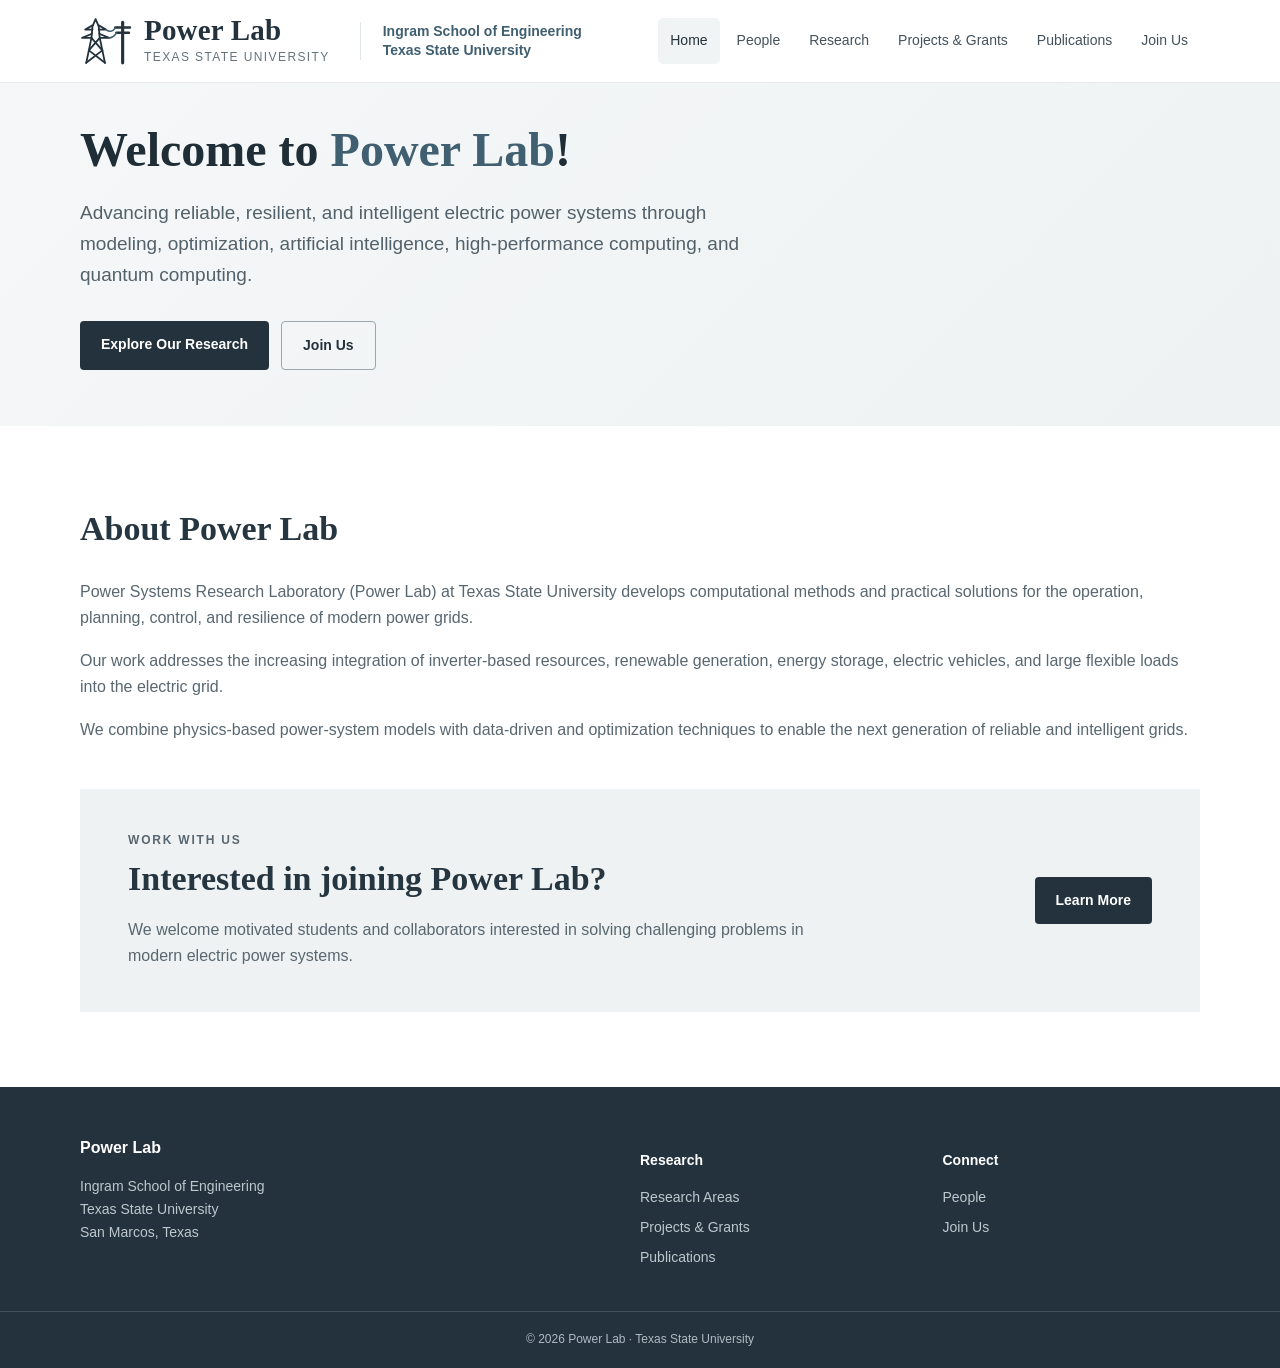
<file: index.html>
<!DOCTYPE html>
<html lang="en">
<head>
  <meta charset="UTF-8">
  <meta name="viewport" content="width=device-width, initial-scale=1.0">
  <title>Power Lab | Texas State University</title>
  <meta name="description" content="Power Lab at Texas State University — research in modern power systems, inverter-based resources, AI, optimization, HPC, and quantum computing.">
  <link rel="stylesheet" href="css/style.css">
</head>
<body>
<header class="site-header">
  <div class="container header-inner">
    <a class="brand" href="index.html">
      <span class="brand-name">Power Lab</span>
      <span class="brand-university">Texas State University</span>
    </a>
    <div class="brand-affil">
      <a href="https://www.engineering.txst.edu/programs/graduate/ee-phd.html" target="_blank" rel="noopener">Ingram School of Engineering</a>
      <a class="affil-univ" href="https://www.txst.edu/" target="_blank" rel="noopener">Texas State University</a>
    </div>
    <button class="menu-toggle" aria-label="Open navigation">&#9776;</button>
    <nav class="nav"><a class="active" href="index.html">Home</a><a href="people.html">People</a><a href="research.html">Research</a><a href="projects.html">Projects &amp; Grants</a><a href="publications.html">Publications</a><a href="join.html">Join Us</a></nav>
  </div>
</header>

<main>
<section class="hero">
  <div class="container hero-grid">
    <div class="hero-content">
      <h1>Welcome to <span>Power Lab</span>!</h1>
      <p class="lead">Advancing reliable, resilient, and intelligent electric power systems through modeling, optimization, artificial intelligence, high-performance computing, and quantum computing.</p>
      <div class="hero-buttons">
        <a class="button" href="research.html">Explore Our Research</a>
        <a class="button button-outline" href="join.html">Join Us</a>
      </div>
    </div>
  </div>
</section>

<section class="section">
  <div class="container">
    <h2>About Power Lab</h2>
    <p>Power Systems Research Laboratory (Power Lab) at Texas State University develops computational methods and practical solutions for the operation, planning, control, and resilience of modern power grids.</p>
    <p>Our work addresses the increasing integration of inverter-based resources, renewable generation, energy storage, electric vehicles, and large flexible loads into the electric grid.</p>
    <p>We combine physics-based power-system models with data-driven and optimization techniques to enable the next generation of reliable and intelligent grids.</p>
  </div>
</section>

<section class="section cta-section">
  <div class="container cta">
    <div>
      <p class="eyebrow">Work With Us</p>
      <h2>Interested in joining Power Lab?</h2>
      <p>We welcome motivated students and collaborators interested in solving challenging problems in modern electric power systems.</p>
    </div>
    <a class="button" href="join.html">Learn More</a>
  </div>
</section>
</main>

<footer>
  <div class="container footer-grid">
    <div>
      <strong>Power Lab</strong>
      <p>Ingram School of Engineering<br>Texas State University<br>San Marcos, Texas</p>
    </div>
    <div>
      <p><strong>Research</strong></p>
      <a href="research.html">Research Areas</a>
      <a href="projects.html">Projects &amp; Grants</a>
      <a href="publications.html">Publications</a>
    </div>
    <div>
      <p><strong>Connect</strong></p>
      <a href="people.html">People</a>
      <a href="join.html">Join Us</a>
    </div>
  </div>
  <div class="copyright">&copy; 2026 Power Lab &middot; Texas State University</div>
</footer>
<script src="js/script.js"></script>
</body>
</html>
</file>
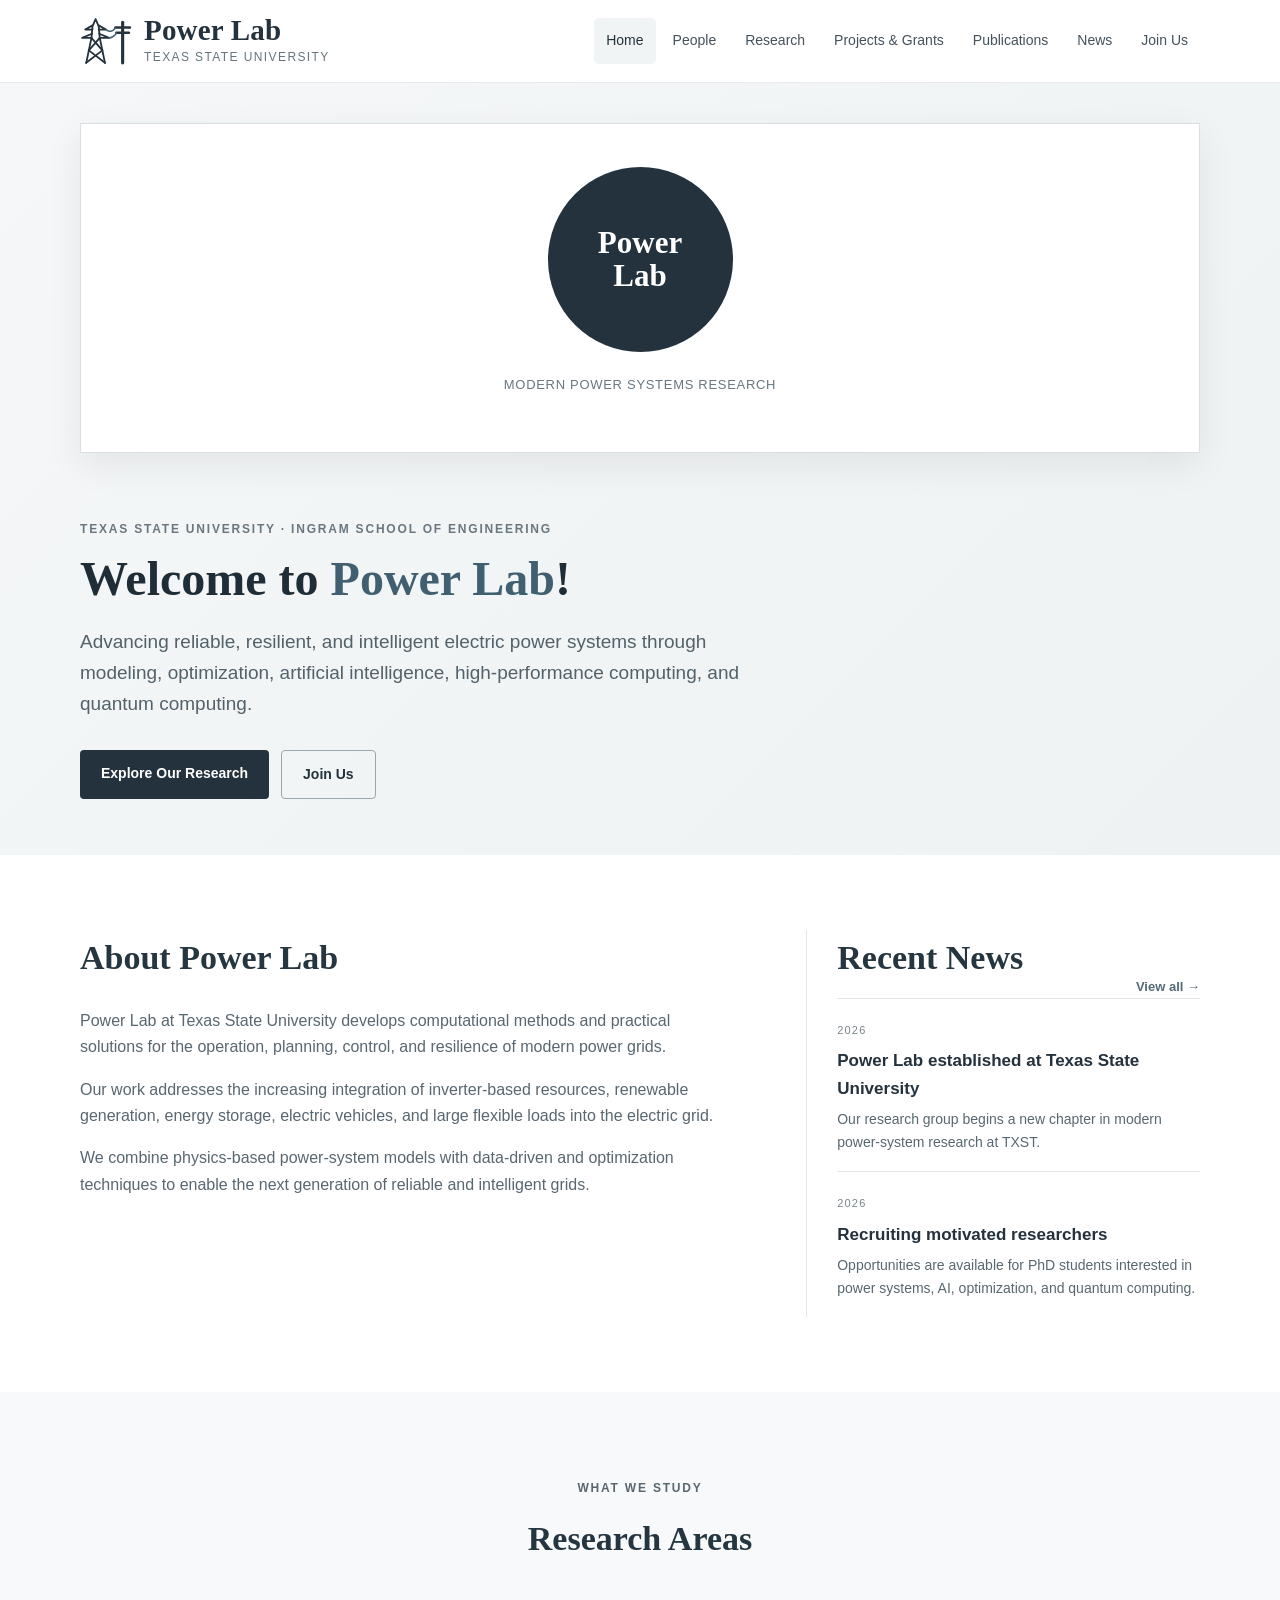
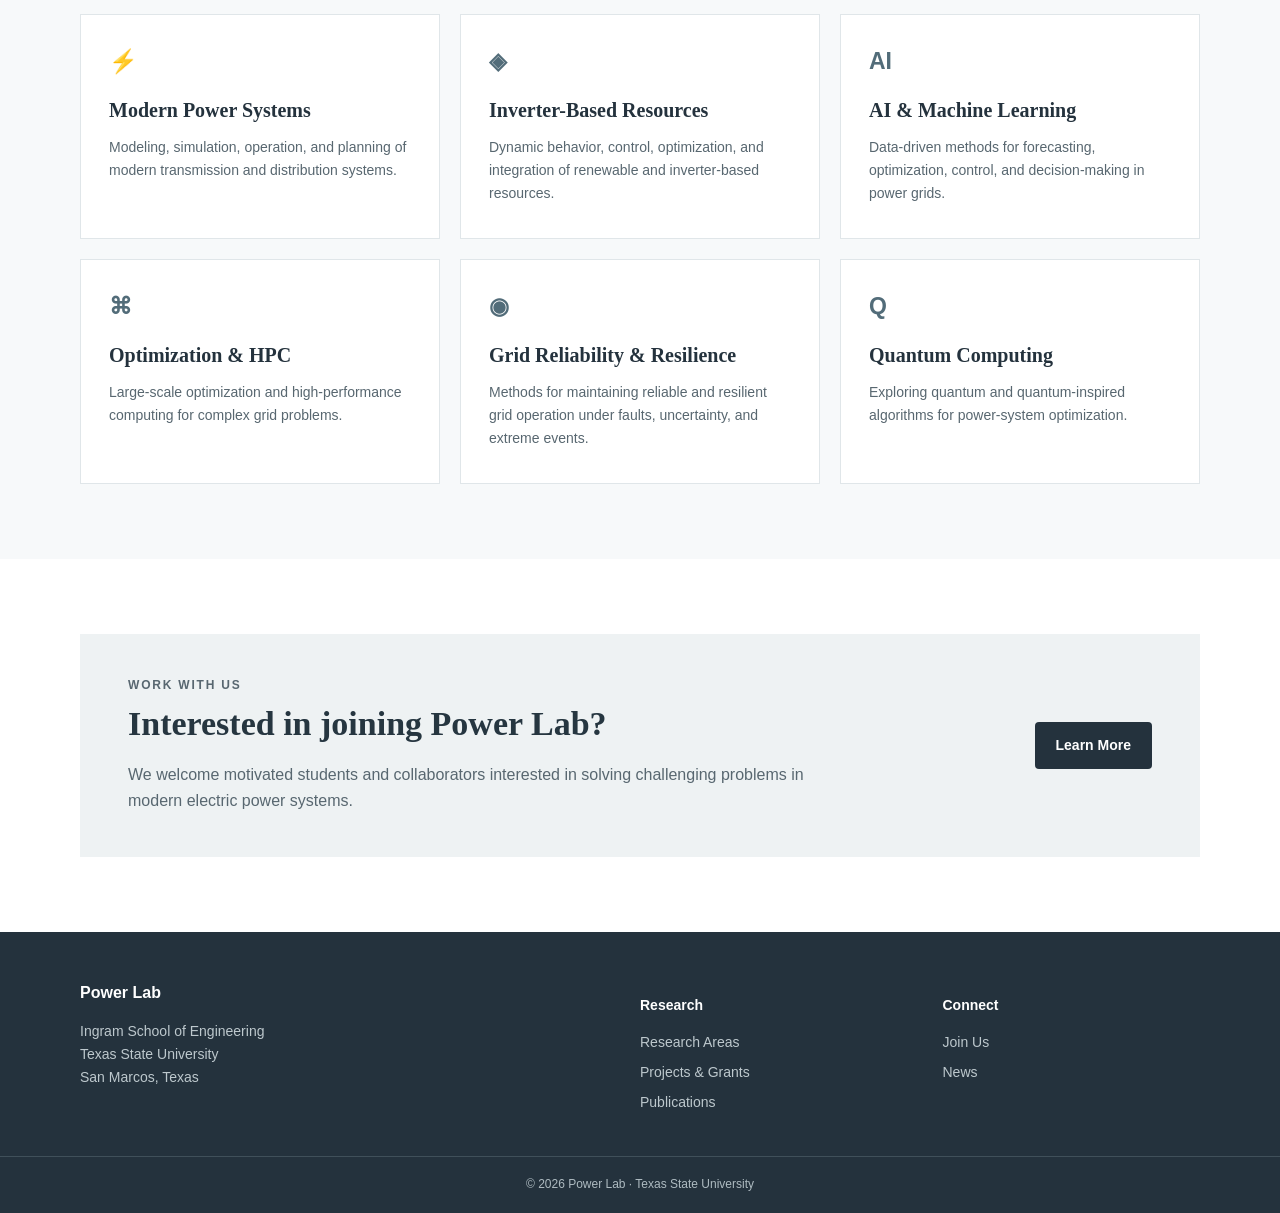
<file: index_old.html>
<!DOCTYPE html>
<html lang="en">
<head>
  <meta charset="UTF-8">
  <meta name="viewport" content="width=device-width, initial-scale=1.0">
  <title>Power Lab | Texas State University</title>
  <meta name="description" content="Power Lab at Texas State University — research in modern power systems, inverter-based resources, AI, optimization, HPC, and quantum computing.">
  <link rel="stylesheet" href="css/style.css">
</head>
<body>
<header class="site-header">
  <div class="container header-inner">
    <a class="brand" href="index.html">
      <span class="brand-name">Power Lab</span>
      <span class="brand-university">Texas State University</span>
    </a>
    <button class="menu-toggle" aria-label="Open navigation">☰</button>
    <nav class="nav">
      <a class="active" href="index.html">Home</a>
      <a href="people.html">People</a>
      <a href="research.html">Research</a>
      <a href="projects.html">Projects &amp; Grants</a>
      <a href="publications.html">Publications</a>
      <a href="news.html">News</a>
      <a href="join.html">Join Us</a>
    </nav>
  </div>
</header>

<main>
<section class="hero">
  <div class="container hero-grid">
    <div class="hero-card lab-mark">
      <div class="logo-placeholder">Power<br>Lab</div>
      <p>Modern Power Systems Research</p>
    </div>
    <div class="hero-content">
      <p class="eyebrow">Texas State University · Ingram School of Engineering</p>
      <h1>Welcome to <span>Power Lab</span>!</h1>
      <p class="lead">Advancing reliable, resilient, and intelligent electric power systems through modeling, optimization, artificial intelligence, high-performance computing, and quantum computing.</p>
      <div class="hero-buttons">
        <a class="button" href="research.html">Explore Our Research</a>
        <a class="button button-outline" href="join.html">Join Us</a>
      </div>
    </div>
  </div>
</section>

<section class="section">
  <div class="container two-column">
    <div>
      <h2>About Power Lab</h2>
      <p>Power Lab at Texas State University develops computational methods and practical solutions for the operation, planning, control, and resilience of modern power grids.</p>
      <p>Our work addresses the increasing integration of inverter-based resources, renewable generation, energy storage, electric vehicles, and large flexible loads into the electric grid.</p>
      <p>We combine physics-based power-system models with data-driven and optimization techniques to enable the next generation of reliable and intelligent grids.</p>
    </div>
    <aside class="news-panel">
      <div class="section-heading">
        <h2>Recent News</h2>
        <a href="news.html">View all →</a>
      </div>
      <article class="news-item">
        <span class="date">2026</span>
        <h3>Power Lab established at Texas State University</h3>
        <p>Our research group begins a new chapter in modern power-system research at TXST.</p>
      </article>
      <article class="news-item">
        <span class="date">2026</span>
        <h3>Recruiting motivated researchers</h3>
        <p>Opportunities are available for PhD students interested in power systems, AI, optimization, and quantum computing.</p>
      </article>
    </aside>
  </div>
</section>

<section class="section alt">
  <div class="container">
    <div class="section-heading centered">
      <div>
        <p class="eyebrow">What We Study</p>
        <h2>Research Areas</h2>
      </div>
    </div>
    <div class="research-grid">
      <a class="research-card" href="research.html">
        <div class="icon">⚡</div>
        <h3>Modern Power Systems</h3>
        <p>Modeling, simulation, operation, and planning of modern transmission and distribution systems.</p>
      </a>
      <a class="research-card" href="research.html">
        <div class="icon">◈</div>
        <h3>Inverter-Based Resources</h3>
        <p>Dynamic behavior, control, optimization, and integration of renewable and inverter-based resources.</p>
      </a>
      <a class="research-card" href="research.html">
        <div class="icon">AI</div>
        <h3>AI &amp; Machine Learning</h3>
        <p>Data-driven methods for forecasting, optimization, control, and decision-making in power grids.</p>
      </a>
      <a class="research-card" href="research.html">
        <div class="icon">⌘</div>
        <h3>Optimization &amp; HPC</h3>
        <p>Large-scale optimization and high-performance computing for complex grid problems.</p>
      </a>
      <a class="research-card" href="research.html">
        <div class="icon">◉</div>
        <h3>Grid Reliability &amp; Resilience</h3>
        <p>Methods for maintaining reliable and resilient grid operation under faults, uncertainty, and extreme events.</p>
      </a>
      <a class="research-card" href="research.html">
        <div class="icon">Q</div>
        <h3>Quantum Computing</h3>
        <p>Exploring quantum and quantum-inspired algorithms for power-system optimization.</p>
      </a>
    </div>
  </div>
</section>

<section class="section">
  <div class="container cta">
    <div>
      <p class="eyebrow">Work With Us</p>
      <h2>Interested in joining Power Lab?</h2>
      <p>We welcome motivated students and collaborators interested in solving challenging problems in modern electric power systems.</p>
    </div>
    <a class="button" href="join.html">Learn More</a>
  </div>
</section>
</main>

<footer>
  <div class="container footer-grid">
    <div>
      <strong>Power Lab</strong>
      <p>Ingram School of Engineering<br>Texas State University<br>San Marcos, Texas</p>
    </div>
    <div>
      <p><strong>Research</strong></p>
      <a href="research.html">Research Areas</a>
      <a href="projects.html">Projects &amp; Grants</a>
      <a href="publications.html">Publications</a>
    </div>
    <div>
      <p><strong>Connect</strong></p>
      <a href="join.html">Join Us</a>
      <a href="news.html">News</a>
    </div>
  </div>
  <div class="copyright">© 2026 Power Lab · Texas State University</div>
</footer>
<script src="js/script.js"></script>
</body>
</html>
</file>
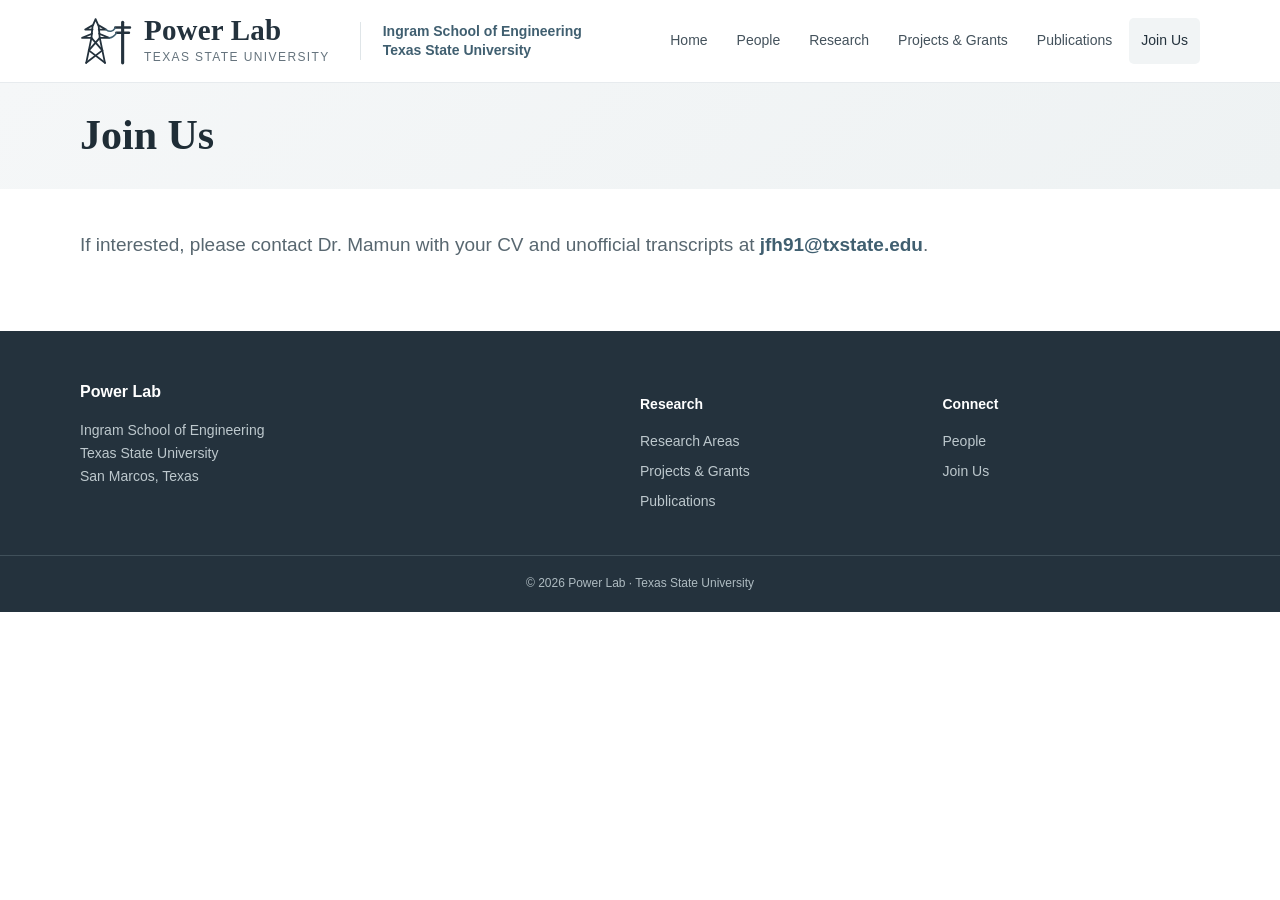
<file: join.html>
<!DOCTYPE html>
<html lang="en">
<head>
  <meta charset="UTF-8">
  <meta name="viewport" content="width=device-width, initial-scale=1.0">
  <title>Join Us | Power Lab</title>
  <link rel="stylesheet" href="css/style.css">
</head>
<body>
<header class="site-header">
  <div class="container header-inner">
    <a class="brand" href="index.html">
      <span class="brand-name">Power Lab</span>
      <span class="brand-university">Texas State University</span>
    </a>
    <div class="brand-affil">
      <a href="https://www.engineering.txst.edu/programs/graduate/ee-phd.html" target="_blank" rel="noopener">Ingram School of Engineering</a>
      <a class="affil-univ" href="https://www.txst.edu/" target="_blank" rel="noopener">Texas State University</a>
    </div>
    <button class="menu-toggle" aria-label="Open navigation">&#9776;</button>
    <nav class="nav"><a href="index.html">Home</a><a href="people.html">People</a><a href="research.html">Research</a><a href="projects.html">Projects &amp; Grants</a><a href="publications.html">Publications</a><a class="active" href="join.html">Join Us</a></nav>
  </div>
</header>

<main>
<section class="page-hero">
  <div class="container">
    <h1>Join Us</h1>
  </div>
</section>

<section class="section tight">
  <div class="container">
    <p class="join-text">If interested, please contact Dr. Mamun with your CV and unofficial transcripts at <a class="text-link" href="mailto:jfh91@txstate.edu">jfh91@txstate.edu</a>.</p>
  </div>
</section>
</main>

<footer>
  <div class="container footer-grid">
    <div>
      <strong>Power Lab</strong>
      <p>Ingram School of Engineering<br>Texas State University<br>San Marcos, Texas</p>
    </div>
    <div>
      <p><strong>Research</strong></p>
      <a href="research.html">Research Areas</a>
      <a href="projects.html">Projects &amp; Grants</a>
      <a href="publications.html">Publications</a>
    </div>
    <div>
      <p><strong>Connect</strong></p>
      <a href="people.html">People</a>
      <a href="join.html">Join Us</a>
    </div>
  </div>
  <div class="copyright">&copy; 2026 Power Lab &middot; Texas State University</div>
</footer>
<script src="js/script.js"></script>
</body>
</html>
</file>
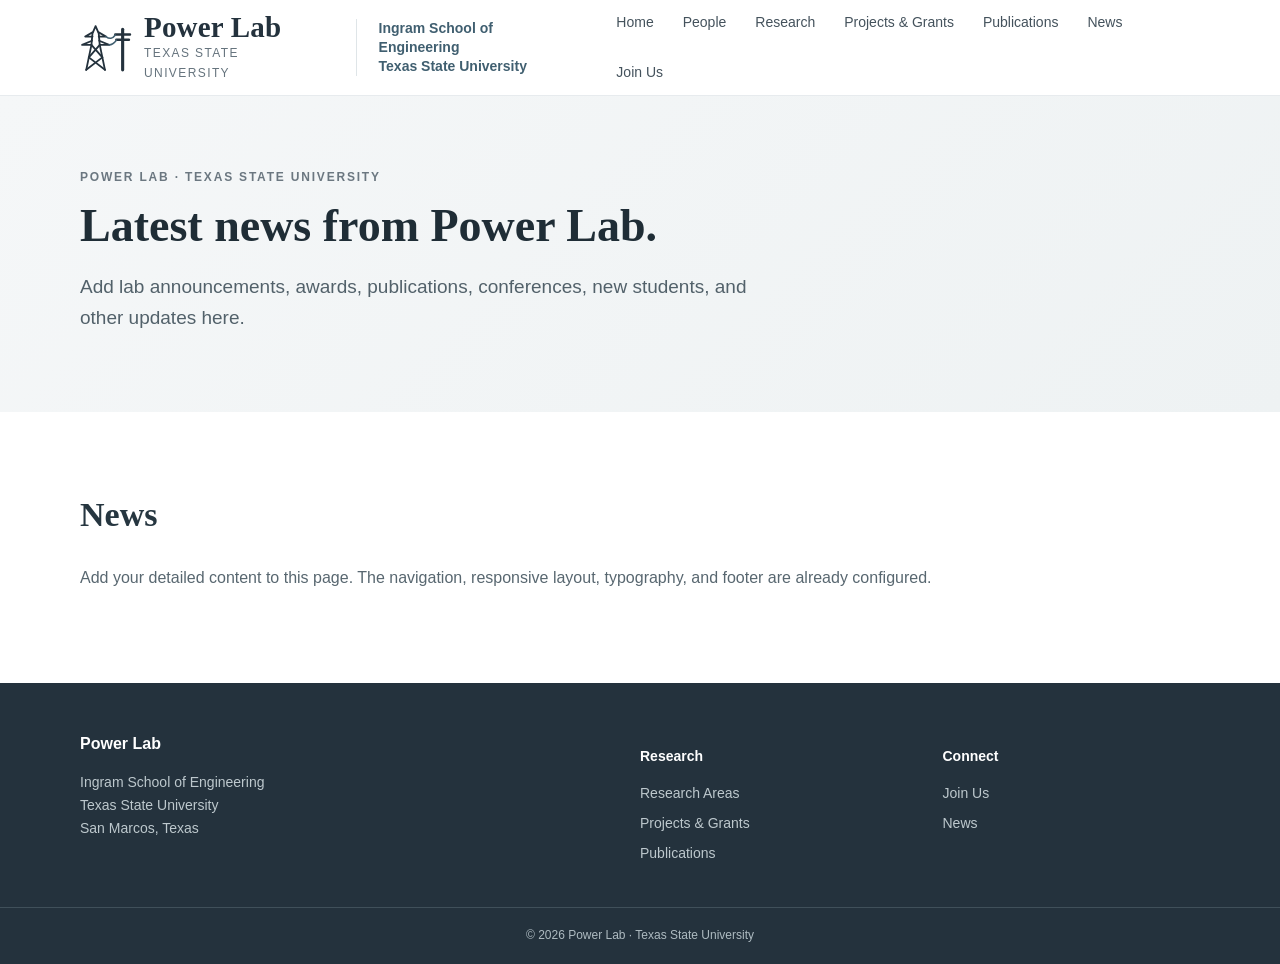
<file: news.html>
<!DOCTYPE html>
<html lang="en"><head><meta charset="UTF-8"><meta name="viewport" content="width=device-width,initial-scale=1.0">
<title>News | Power Lab</title><link rel="stylesheet" href="css/style.css"></head>
<body><header class="site-header"><div class="container header-inner"><a class="brand" href="index.html"><span class="brand-name">Power Lab</span><span class="brand-university">Texas State University</span></a><div class="brand-affil"><a href="https://www.engineering.txst.edu/programs/graduate/ee-phd.html" target="_blank" rel="noopener">Ingram School of Engineering</a><a class="affil-univ" href="https://www.txst.edu/" target="_blank" rel="noopener">Texas State University</a></div><button class="menu-toggle" aria-label="Open navigation">☰</button><nav class="nav">
<a href="index.html">Home</a><a href="people.html">People</a><a href="research.html">Research</a><a href="projects.html">Projects &amp; Grants</a><a href="publications.html">Publications</a><a href="news.html">News</a><a href="join.html">Join Us</a></nav></div></header>
<main><section class="hero" style="padding:60px 0"><div class="container"><p class="eyebrow">Power Lab · Texas State University</p><h1 style="font-family:Georgia,serif;font-size:46px;margin:10px 0 15px">Latest news from Power Lab.</h1><p class="lead">Add lab announcements, awards, publications, conferences, new students, and other updates here.</p></div></section>
<section class="section"><div class="container"><h2>News</h2><p>Add your detailed content to this page. The navigation, responsive layout, typography, and footer are already configured.</p></div></section></main>
<footer><div class="container footer-grid"><div><strong>Power Lab</strong><p>Ingram School of Engineering<br>Texas State University<br>San Marcos, Texas</p></div><div><p><strong>Research</strong></p><a href="research.html">Research Areas</a><a href="projects.html">Projects &amp; Grants</a><a href="publications.html">Publications</a></div><div><p><strong>Connect</strong></p><a href="join.html">Join Us</a><a href="news.html">News</a></div></div><div class="copyright">© 2026 Power Lab · Texas State University</div></footer>
<script src="js/script.js"></script></body></html>
</file>
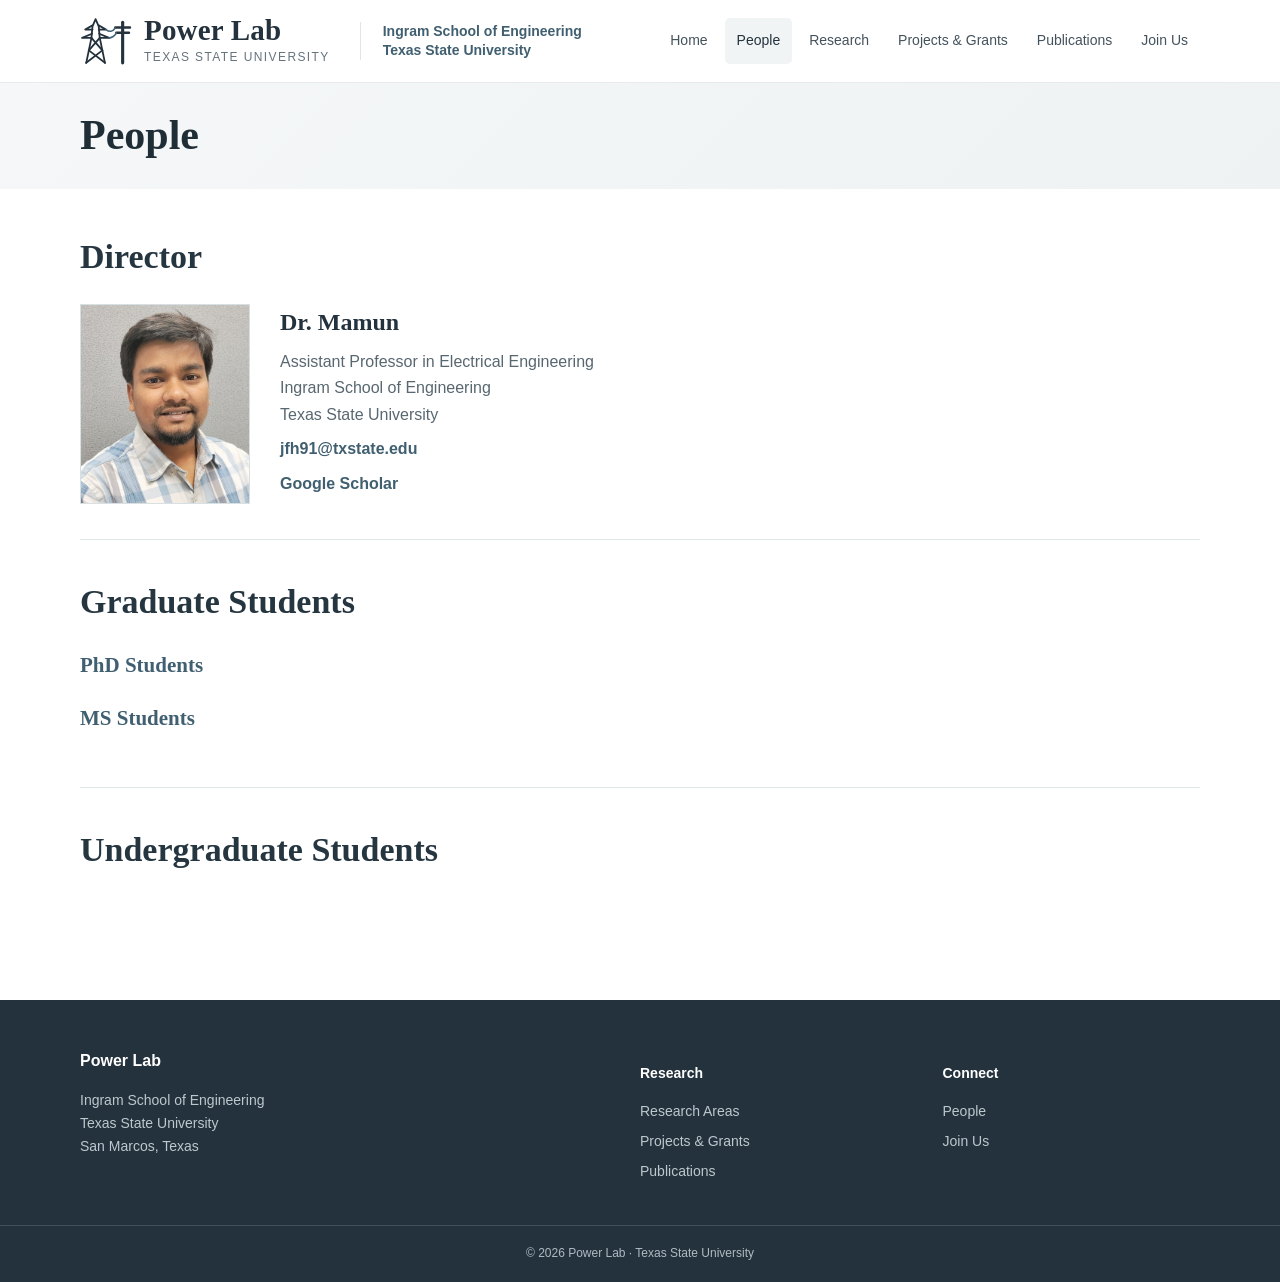
<file: people.html>
<!DOCTYPE html>
<html lang="en">
<head>
  <meta charset="UTF-8">
  <meta name="viewport" content="width=device-width, initial-scale=1.0">
  <title>People | Power Lab</title>
  <link rel="stylesheet" href="css/style.css">
</head>
<body>
<header class="site-header">
  <div class="container header-inner">
    <a class="brand" href="index.html">
      <span class="brand-name">Power Lab</span>
      <span class="brand-university">Texas State University</span>
    </a>
    <div class="brand-affil">
      <a href="https://www.engineering.txst.edu/programs/graduate/ee-phd.html" target="_blank" rel="noopener">Ingram School of Engineering</a>
      <a class="affil-univ" href="https://www.txst.edu/" target="_blank" rel="noopener">Texas State University</a>
    </div>
    <button class="menu-toggle" aria-label="Open navigation">&#9776;</button>
    <nav class="nav"><a href="index.html">Home</a><a class="active" href="people.html">People</a><a href="research.html">Research</a><a href="projects.html">Projects &amp; Grants</a><a href="publications.html">Publications</a><a href="join.html">Join Us</a></nav>
  </div>
</header>

<main>
<section class="page-hero">
  <div class="container">
    <h1>People</h1>
  </div>
</section>

<section class="section tight">
  <div class="container people">

    <div class="people-group">
      <h2>Director</h2>
      <div class="director">
        <img class="director-photo" src="images/director.jpg" alt="Dr. Mamun"
             onerror="this.replaceWith(Object.assign(document.createElement('div'),{className:'director-photo photo-fallback',textContent:'Photo'}))">
        <div class="director-info">
          <h3>Dr. Mamun</h3>
          <p class="appointment">Assistant Professor in Electrical Engineering<br>Ingram School of Engineering<br>Texas State University</p>
          <p><a class="text-link" href="mailto:jfh91@txstate.edu">jfh91@txstate.edu</a></p>
          <p><a class="text-link" href="https://scholar.google.com/citations?user=EjsyPpsAAAAJ&amp;hl=en" target="_blank" rel="noopener">Google Scholar</a></p>
        </div>
      </div>
    </div>

    <div class="people-group">
      <h2>Graduate Students</h2>
      <div class="people-sub">
        <h3>PhD Students</h3>
      </div>
      <div class="people-sub">
        <h3>MS Students</h3>
      </div>
    </div>

    <div class="people-group">
      <h2>Undergraduate Students</h2>
    </div>

  </div>
</section>
</main>

<footer>
  <div class="container footer-grid">
    <div>
      <strong>Power Lab</strong>
      <p>Ingram School of Engineering<br>Texas State University<br>San Marcos, Texas</p>
    </div>
    <div>
      <p><strong>Research</strong></p>
      <a href="research.html">Research Areas</a>
      <a href="projects.html">Projects &amp; Grants</a>
      <a href="publications.html">Publications</a>
    </div>
    <div>
      <p><strong>Connect</strong></p>
      <a href="people.html">People</a>
      <a href="join.html">Join Us</a>
    </div>
  </div>
  <div class="copyright">&copy; 2026 Power Lab &middot; Texas State University</div>
</footer>
<script src="js/script.js"></script>
</body>
</html>
</file>
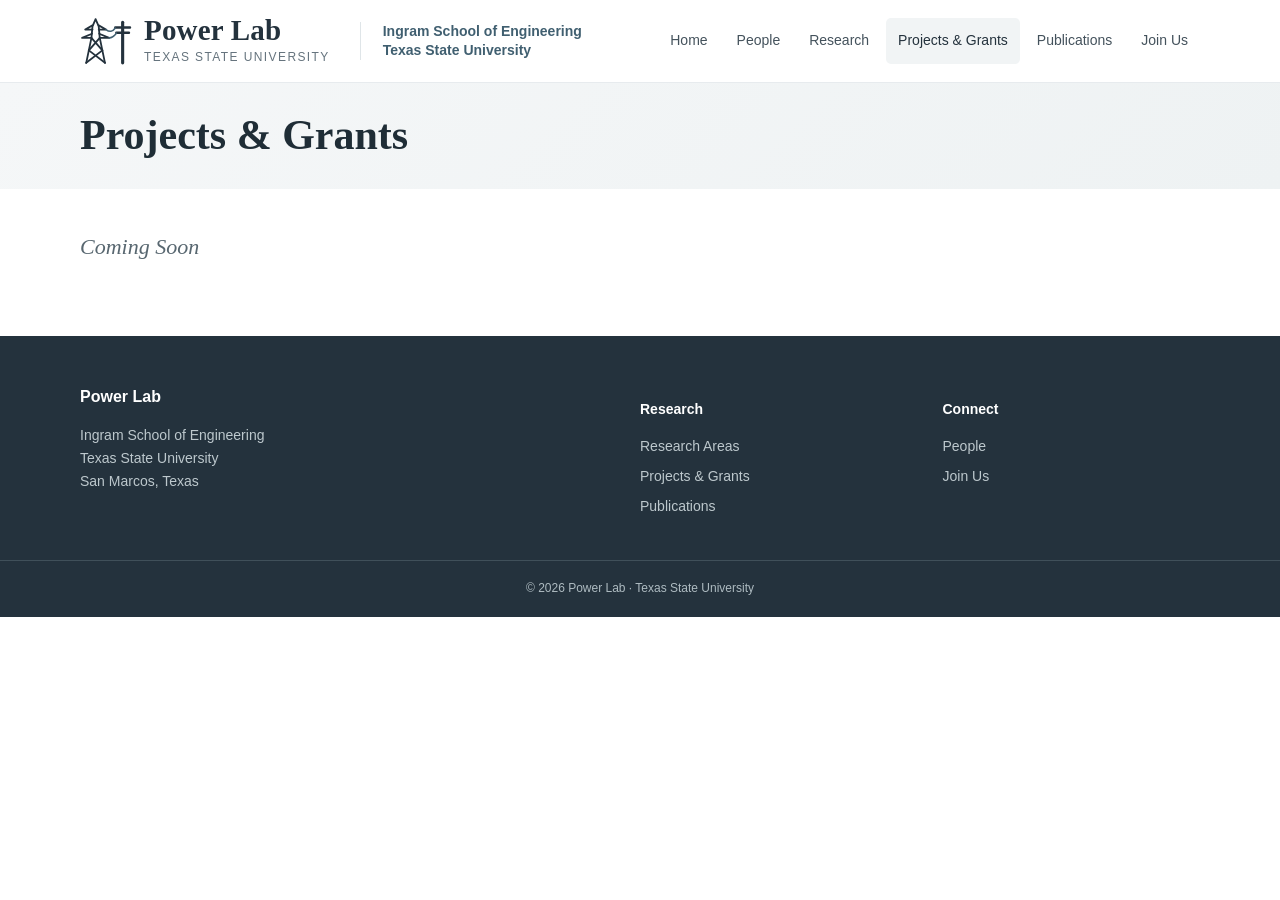
<file: projects.html>
<!DOCTYPE html>
<html lang="en">
<head>
  <meta charset="UTF-8">
  <meta name="viewport" content="width=device-width, initial-scale=1.0">
  <title>Projects &amp; Grants | Power Lab</title>
  <link rel="stylesheet" href="css/style.css">
</head>
<body>
<header class="site-header">
  <div class="container header-inner">
    <a class="brand" href="index.html">
      <span class="brand-name">Power Lab</span>
      <span class="brand-university">Texas State University</span>
    </a>
    <div class="brand-affil">
      <a href="https://www.engineering.txst.edu/programs/graduate/ee-phd.html" target="_blank" rel="noopener">Ingram School of Engineering</a>
      <a class="affil-univ" href="https://www.txst.edu/" target="_blank" rel="noopener">Texas State University</a>
    </div>
    <button class="menu-toggle" aria-label="Open navigation">&#9776;</button>
    <nav class="nav"><a href="index.html">Home</a><a href="people.html">People</a><a href="research.html">Research</a><a class="active" href="projects.html">Projects &amp; Grants</a><a href="publications.html">Publications</a><a href="join.html">Join Us</a></nav>
  </div>
</header>

<main>
<section class="page-hero">
  <div class="container">
    <h1>Projects &amp; Grants</h1>
  </div>
</section>

<section class="section tight">
  <div class="container">
    <p class="coming-soon"><em>Coming Soon</em></p>
  </div>
</section>
</main>

<footer>
  <div class="container footer-grid">
    <div>
      <strong>Power Lab</strong>
      <p>Ingram School of Engineering<br>Texas State University<br>San Marcos, Texas</p>
    </div>
    <div>
      <p><strong>Research</strong></p>
      <a href="research.html">Research Areas</a>
      <a href="projects.html">Projects &amp; Grants</a>
      <a href="publications.html">Publications</a>
    </div>
    <div>
      <p><strong>Connect</strong></p>
      <a href="people.html">People</a>
      <a href="join.html">Join Us</a>
    </div>
  </div>
  <div class="copyright">&copy; 2026 Power Lab &middot; Texas State University</div>
</footer>
<script src="js/script.js"></script>
</body>
</html>
</file>
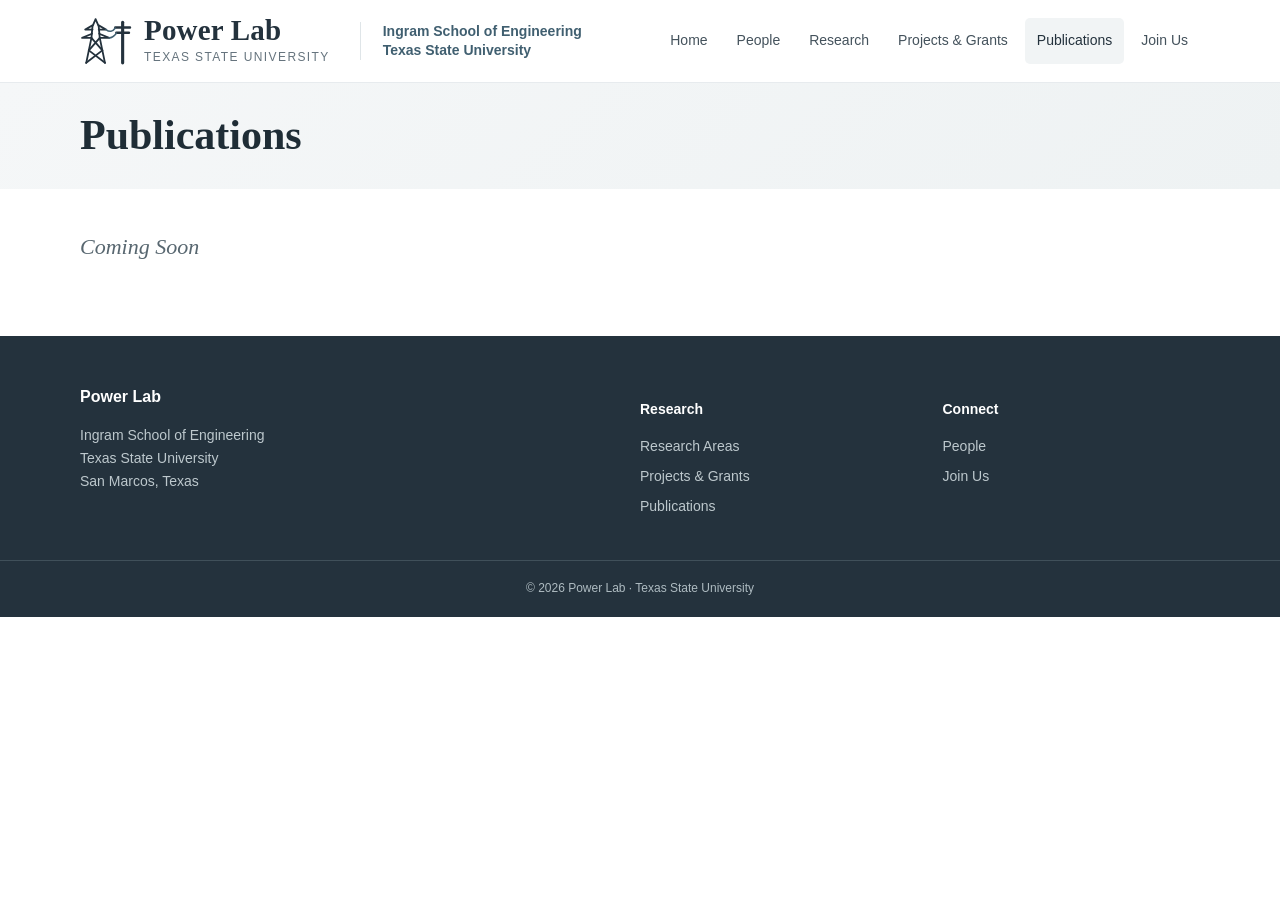
<file: publications.html>
<!DOCTYPE html>
<html lang="en">
<head>
  <meta charset="UTF-8">
  <meta name="viewport" content="width=device-width, initial-scale=1.0">
  <title>Publications | Power Lab</title>
  <link rel="stylesheet" href="css/style.css">
</head>
<body>
<header class="site-header">
  <div class="container header-inner">
    <a class="brand" href="index.html">
      <span class="brand-name">Power Lab</span>
      <span class="brand-university">Texas State University</span>
    </a>
    <div class="brand-affil">
      <a href="https://www.engineering.txst.edu/programs/graduate/ee-phd.html" target="_blank" rel="noopener">Ingram School of Engineering</a>
      <a class="affil-univ" href="https://www.txst.edu/" target="_blank" rel="noopener">Texas State University</a>
    </div>
    <button class="menu-toggle" aria-label="Open navigation">&#9776;</button>
    <nav class="nav"><a href="index.html">Home</a><a href="people.html">People</a><a href="research.html">Research</a><a href="projects.html">Projects &amp; Grants</a><a class="active" href="publications.html">Publications</a><a href="join.html">Join Us</a></nav>
  </div>
</header>

<main>
<section class="page-hero">
  <div class="container">
    <h1>Publications</h1>
  </div>
</section>

<section class="section tight">
  <div class="container">
    <p class="coming-soon"><em>Coming Soon</em></p>
  </div>
</section>
</main>

<footer>
  <div class="container footer-grid">
    <div>
      <strong>Power Lab</strong>
      <p>Ingram School of Engineering<br>Texas State University<br>San Marcos, Texas</p>
    </div>
    <div>
      <p><strong>Research</strong></p>
      <a href="research.html">Research Areas</a>
      <a href="projects.html">Projects &amp; Grants</a>
      <a href="publications.html">Publications</a>
    </div>
    <div>
      <p><strong>Connect</strong></p>
      <a href="people.html">People</a>
      <a href="join.html">Join Us</a>
    </div>
  </div>
  <div class="copyright">&copy; 2026 Power Lab &middot; Texas State University</div>
</footer>
<script src="js/script.js"></script>
</body>
</html>
</file>
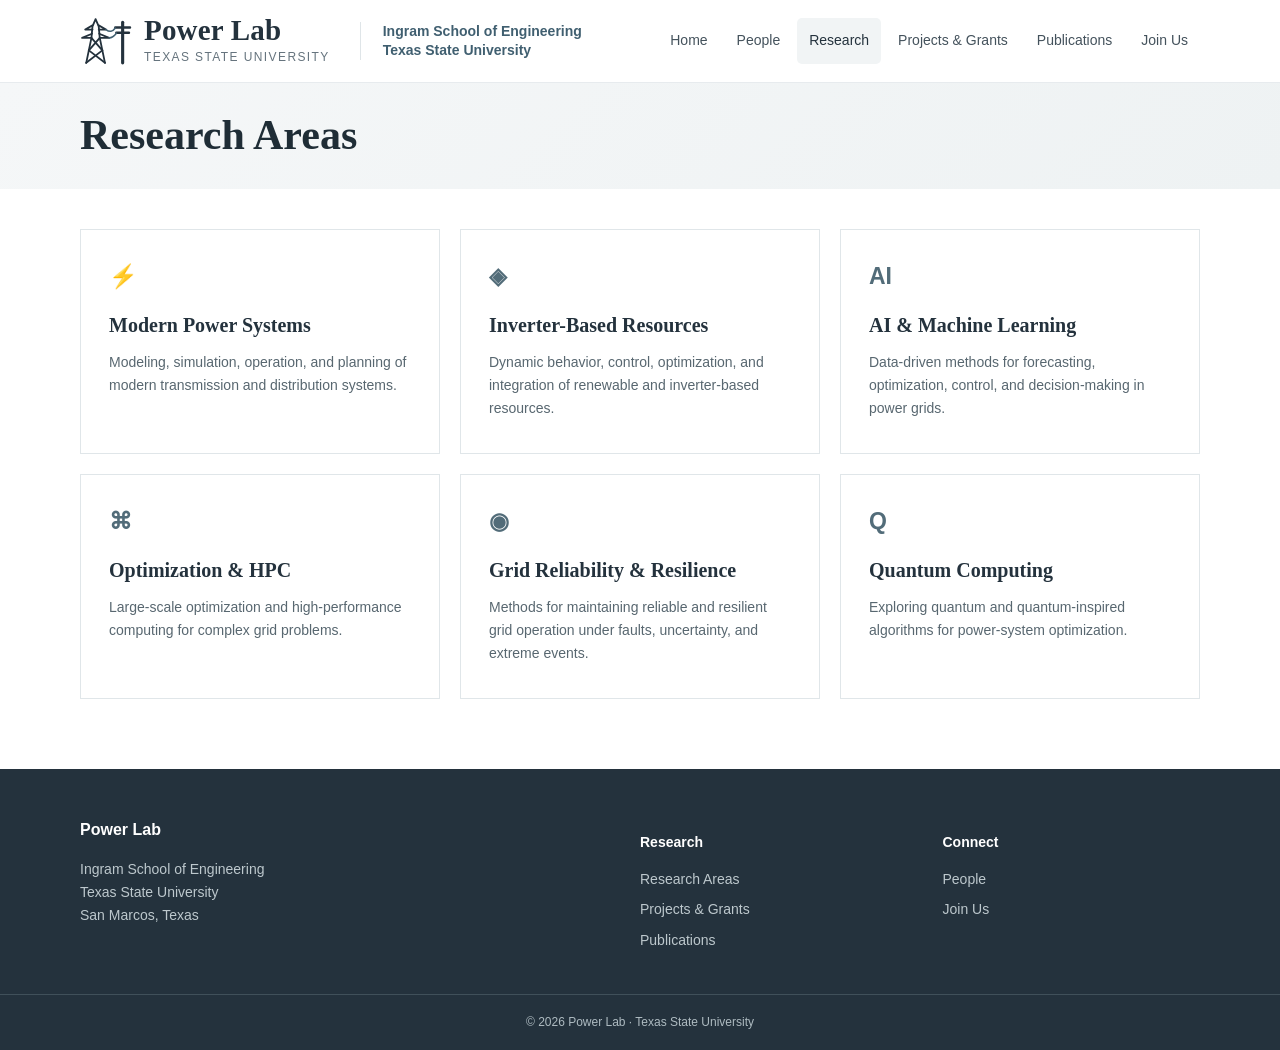
<file: research.html>
<!DOCTYPE html>
<html lang="en">
<head>
  <meta charset="UTF-8">
  <meta name="viewport" content="width=device-width, initial-scale=1.0">
  <title>Research | Power Lab</title>
  <link rel="stylesheet" href="css/style.css">
</head>
<body>
<header class="site-header">
  <div class="container header-inner">
    <a class="brand" href="index.html">
      <span class="brand-name">Power Lab</span>
      <span class="brand-university">Texas State University</span>
    </a>
    <div class="brand-affil">
      <a href="https://www.engineering.txst.edu/programs/graduate/ee-phd.html" target="_blank" rel="noopener">Ingram School of Engineering</a>
      <a class="affil-univ" href="https://www.txst.edu/" target="_blank" rel="noopener">Texas State University</a>
    </div>
    <button class="menu-toggle" aria-label="Open navigation">&#9776;</button>
    <nav class="nav"><a href="index.html">Home</a><a href="people.html">People</a><a class="active" href="research.html">Research</a><a href="projects.html">Projects &amp; Grants</a><a href="publications.html">Publications</a><a href="join.html">Join Us</a></nav>
  </div>
</header>

<main>
<section class="page-hero">
  <div class="container">
    <h1>Research Areas</h1>
  </div>
</section>

<section class="section tight">
  <div class="container">
    <div class="research-grid">
      <div class="research-card">
        <div class="icon">&#9889;</div>
        <h3>Modern Power Systems</h3>
        <p>Modeling, simulation, operation, and planning of modern transmission and distribution systems.</p>
      </div>
      <div class="research-card">
        <div class="icon">&#9672;</div>
        <h3>Inverter-Based Resources</h3>
        <p>Dynamic behavior, control, optimization, and integration of renewable and inverter-based resources.</p>
      </div>
      <div class="research-card">
        <div class="icon">AI</div>
        <h3>AI &amp; Machine Learning</h3>
        <p>Data-driven methods for forecasting, optimization, control, and decision-making in power grids.</p>
      </div>
      <div class="research-card">
        <div class="icon">&#8984;</div>
        <h3>Optimization &amp; HPC</h3>
        <p>Large-scale optimization and high-performance computing for complex grid problems.</p>
      </div>
      <div class="research-card">
        <div class="icon">&#9673;</div>
        <h3>Grid Reliability &amp; Resilience</h3>
        <p>Methods for maintaining reliable and resilient grid operation under faults, uncertainty, and extreme events.</p>
      </div>
      <div class="research-card">
        <div class="icon">Q</div>
        <h3>Quantum Computing</h3>
        <p>Exploring quantum and quantum-inspired algorithms for power-system optimization.</p>
      </div>
    </div>
  </div>
</section>
</main>

<footer>
  <div class="container footer-grid">
    <div>
      <strong>Power Lab</strong>
      <p>Ingram School of Engineering<br>Texas State University<br>San Marcos, Texas</p>
    </div>
    <div>
      <p><strong>Research</strong></p>
      <a href="research.html">Research Areas</a>
      <a href="projects.html">Projects &amp; Grants</a>
      <a href="publications.html">Publications</a>
    </div>
    <div>
      <p><strong>Connect</strong></p>
      <a href="people.html">People</a>
      <a href="join.html">Join Us</a>
    </div>
  </div>
  <div class="copyright">&copy; 2026 Power Lab &middot; Texas State University</div>
</footer>
<script src="js/script.js"></script>
</body>
</html>
</file>
<file: css/style.css>
*{box-sizing:border-box}html{scroll-behavior:smooth}body{margin:0;font-family:Arial,Helvetica,sans-serif;color:#24323d;background:#fff;line-height:1.65}a{text-decoration:none;color:inherit}.container{width:min(1120px,92%);margin:auto}.site-header{background:#fff;border-bottom:1px solid #e7ebee;position:sticky;top:0;z-index:20}.header-inner{min-height:82px;display:flex;align-items:center;justify-content:space-between;gap:30px}.brand{display:grid;grid-template-columns:auto 1fr;column-gap:12px;align-items:center}.brand::before{content:"";grid-row:1 / span 2;width:52px;height:52px;background:url("../logo.svg") center/contain no-repeat}.brand-name{line-height:1.15;font-family:Georgia,serif;font-size:29px;font-weight:700;letter-spacing:.2px}.brand-university{font-size:12px;text-transform:uppercase;letter-spacing:1.4px;color:#65737d}.brand-affil{display:flex;flex-direction:column;margin-right:auto;padding-left:22px;border-left:1px solid #dfe5e8;line-height:1.35}.brand-affil a{font-size:14px;font-weight:700;color:#405f70}.brand-affil a:hover{text-decoration:underline}.brand-affil span{font-size:12px;text-transform:uppercase;letter-spacing:1.2px;color:#65737d}.nav{display:flex;align-items:center;gap:5px;flex-wrap:wrap}.nav a{padding:11px 12px;font-size:14px;color:#44525c;border-radius:5px}.nav a:hover,.nav a.active{background:#f1f4f5;color:#24323d}.menu-toggle{display:none;border:0;background:none;font-size:25px}.hero{background:linear-gradient(135deg,#f5f7f8,#eef2f3);padding:40px 0 56px}.hero-grid{display:grid;grid-template-columns:1fr;align-items:center;gap:55px}.hero-card{min-height:330px;border:1px solid #d8e0e4;background:#fff;display:flex;align-items:center;justify-content:center;flex-direction:column;box-shadow:0 12px 35px rgba(0,0,0,.07)}.logo-placeholder{width:185px;height:185px;border-radius:50%;display:flex;align-items:center;justify-content:center;text-align:center;background:#24323d;color:#fff;font-family:Georgia,serif;font-size:31px;line-height:1.05;font-weight:bold}.hero-card p{font-size:13px;color:#697780;letter-spacing:.7px;text-transform:uppercase;margin-top:22px}.eyebrow{font-size:12px;text-transform:uppercase;letter-spacing:1.8px;color:#6b7780;font-weight:700}.hero h1{font-family:Georgia,serif;font-size:48px;line-height:1.12;margin:0 0 20px;color:#1f2d36}.hero h1 span{color:#405f70}.lead{font-size:19px;color:#52616a;max-width:680px}.hero-buttons{display:flex;gap:12px;margin-top:30px}.button{display:inline-block;background:#24323d;color:#fff;padding:12px 21px;border-radius:4px;font-weight:700;font-size:14px}.button:hover{background:#40535f}.button-outline{background:transparent;color:#24323d;border:1px solid #9aa7ae}.section{padding:75px 0}.alt{background:#f7f9fa}.two-column{display:grid;grid-template-columns:1.5fr .9fr;gap:70px}.section h2{font-family:Georgia,serif;font-size:34px;margin:0 0 22px;color:#263640}.section p{color:#586770}.news-panel{border-left:1px solid #dfe5e8;padding-left:30px}.section-heading{display:flex;justify-content:space-between;align-items:end;gap:20px}.section-heading h2{margin-bottom:12px}.section-heading>a{font-size:13px;font-weight:700;color:#536b78}.news-item{padding:17px 0;border-top:1px solid #e1e6e9}.news-item .date{font-size:11px;text-transform:uppercase;letter-spacing:1.2px;color:#7a858c}.news-item h3{font-size:17px;margin:5px 0}.news-item p{font-size:14px;margin:0}.centered{justify-content:center;text-align:center;margin-bottom:35px}.research-grid{display:grid;grid-template-columns:repeat(3,1fr);gap:20px}.research-card{background:#fff;border:1px solid #e0e6e9;padding:28px;min-height:225px;transition:.2s}.research-card:hover{transform:translateY(-4px);box-shadow:0 10px 25px rgba(0,0,0,.07)}.icon{font-weight:700;font-size:23px;color:#526c79;margin-bottom:13px}.research-card h3{margin:0 0 9px;font-family:Georgia,serif;font-size:20px}.research-card p{font-size:14px;margin:0}.cta{background:#eef2f3;padding:42px 48px;display:flex;align-items:center;justify-content:space-between;gap:35px}.cta h2{margin-bottom:10px}.cta p{margin:0;max-width:700px}footer{background:#24323d;color:#dce3e6;padding-top:48px}.footer-grid{display:grid;grid-template-columns:2fr 1fr 1fr;gap:45px;padding-bottom:35px}.footer-grid strong{color:#fff}.footer-grid p{font-size:14px;color:#bdc8cd}.footer-grid a{display:block;font-size:14px;color:#bdc8cd;margin:7px 0}.footer-grid a:hover{color:#fff}.copyright{text-align:center;border-top:1px solid #40505a;padding:18px;font-size:12px;color:#aebbc1}@media(max-width:850px){.brand-affil{display:none}.nav{display:none}.nav.open{display:flex;position:absolute;top:82px;left:0;right:0;background:#fff;padding:12px 4%;border-bottom:1px solid #ddd;flex-direction:column;align-items:stretch}.menu-toggle{display:block}.hero-grid,.two-column{grid-template-columns:1fr}.hero-card{min-height:250px}.hero h1{font-size:39px}.news-panel{border-left:0;border-top:1px solid #dfe5e8;padding:30px 0 0}.research-grid{grid-template-columns:1fr 1fr}.footer-grid{grid-template-columns:1fr 1fr}}@media(max-width:560px){.research-grid,.footer-grid{grid-template-columns:1fr}.hero{padding:48px 0}.section{padding:55px 0}.cta{padding:30px;display:block}.cta .button{margin-top:20px}.hero-buttons{flex-direction:column}.button{text-align:center}}
/* Inner-page header band (compact, no eyebrow) */
.page-hero{background:linear-gradient(135deg,#f5f7f8,#eef2f3);padding:28px 0 30px}
.page-hero h1{font-family:Georgia,serif;font-size:42px;line-height:1.15;margin:0;color:#1f2d36}
.page-hero .lead{margin:12px 0 0}
.section.tight{padding:40px 0 70px}
.section:has(+ .cta-section){padding-bottom:30px}
.cta-section{padding-top:0}
.research-card:hover{transform:none;box-shadow:none}
.coming-soon{font-size:22px;font-family:Georgia,serif;color:#52616a;margin:0}
.join-text{font-size:19px;margin:0}
.text-link{color:#405f70;font-weight:700}
.text-link:hover{text-decoration:underline}
/* People */
.people-group{padding:0 0 34px;margin-bottom:34px;border-bottom:1px solid #e1e6e9}
.people-group:last-child{border-bottom:0;margin-bottom:0}
.people-group>h2{margin-bottom:18px}
.people-sub{margin:0 0 18px}
.people-sub h3{font-family:Georgia,serif;font-size:21px;margin:0;color:#405f70}
.director{display:flex;gap:30px;align-items:center}
.director-photo{width:170px;height:200px;object-fit:cover;border:1px solid #d8e0e4;flex-shrink:0}
.photo-fallback{display:flex;align-items:center;justify-content:center;background:#eef2f3;color:#8a979e;font-size:13px;text-transform:uppercase;letter-spacing:1.2px}
.director-info h3{font-family:Georgia,serif;font-size:24px;margin:0 0 6px}
.director-info p{margin:0 0 8px}
.appointment{color:#52616a}
@media(max-width:560px){.page-hero h1{font-size:34px}.director{flex-direction:column;align-items:flex-start}}
</file>
